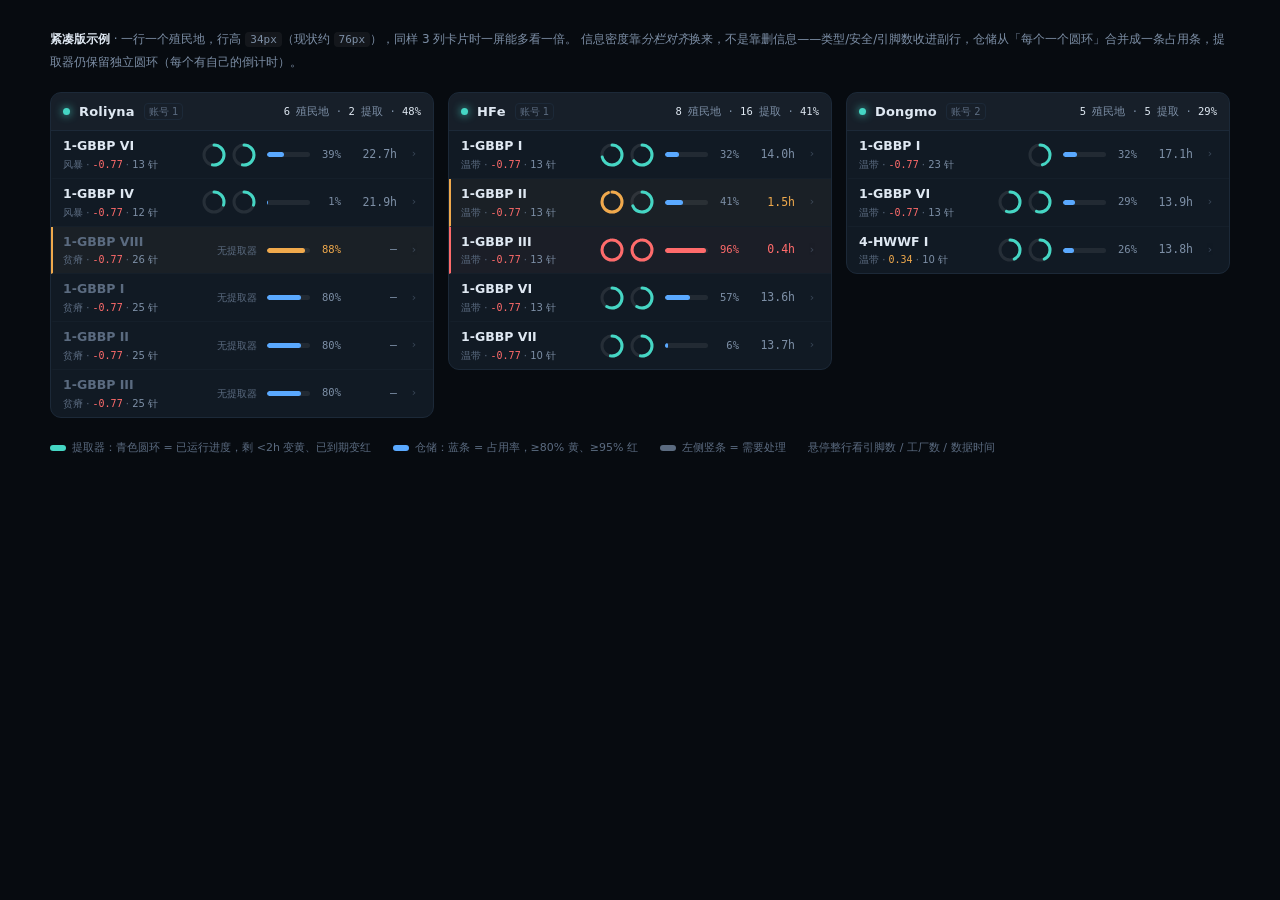
<file: docs/card-compact-mockup.html>
<!DOCTYPE html>
<html lang="zh-CN">
<head>
<meta charset="utf-8">
<title>殖民地卡片 · 紧凑版示例</title>
<style>
  :root{
    --bg:#070b10; --panel:#111a24; --panel2:#0d151d; --line:#1c2938; --line2:#151f2a;
    --text:#dfe8f2; --muted:#7d8fa6; --dim:#5b6b80;
    --accent:#45d6c4; --blue:#5aa9ff; --warn:#f0a94c; --danger:#ff6b6b; --purple:#c478ff;
    --mono:ui-monospace,SFMono-Regular,Menlo,Consolas,"Cascadia Mono",monospace;
  }
  *{box-sizing:border-box}
  body{
    margin:0; padding:28px; background:var(--bg); color:var(--text);
    font:13px/1.5 "Segoe UI","Microsoft YaHei",system-ui,sans-serif;
    -webkit-font-smoothing:antialiased;
  }
  .note{max-width:1180px;margin:0 auto 18px;color:var(--muted);font-size:12px;line-height:1.9}
  .note b{color:var(--text);font-weight:600}
  .note code{font-family:var(--mono);background:rgba(255,255,255,.05);padding:1px 5px;border-radius:4px;font-size:11px}

  .grid{max-width:1180px;margin:0 auto;display:grid;grid-template-columns:repeat(3,1fr);gap:14px;align-items:start}

  /* ---------- 卡片 ---------- */
  .card{background:var(--panel);border:1px solid var(--line);border-radius:11px;overflow:hidden}
  .head{display:flex;align-items:center;gap:9px;padding:9px 12px;border-bottom:1px solid var(--line);background:rgba(255,255,255,.022)}
  .dot{width:7px;height:7px;border-radius:50%;background:var(--accent);box-shadow:0 0 8px var(--accent);flex:0 0 auto}
  .name{font-size:13px;font-weight:600;letter-spacing:.2px}
  .acc{font-size:10px;color:var(--dim);border:1px solid var(--line);border-radius:4px;padding:0 4px;line-height:15px}
  .sum{margin-left:auto;font-size:10.5px;color:var(--muted);font-family:var(--mono);white-space:nowrap}
  .sum em{font-style:normal;color:var(--text)}

  /* ---------- 一行殖民地 ---------- */
  .row{
    display:grid;
    grid-template-columns:minmax(0,1fr) auto 74px 46px 14px;
    align-items:center;gap:10px;
    padding:6px 12px 6px 10px;
    border-bottom:1px solid var(--line2);
    border-left:2px solid transparent;
    cursor:default;
  }
  .row:last-child{border-bottom:none}
  .row:hover{background:rgba(255,255,255,.028)}
  .row.crit{border-left-color:var(--danger);background:rgba(255,107,107,.045)}
  .row.warn{border-left-color:var(--warn);background:rgba(240,169,76,.04)}
  .row.stale .pname{color:var(--dim)}

  .p{min-width:0}
  .pname{font-size:12.5px;font-weight:560;white-space:nowrap;overflow:hidden;text-overflow:ellipsis}
  .psub{font-size:10px;color:var(--dim);white-space:nowrap;overflow:hidden;text-overflow:ellipsis;margin-top:1px}
  .psub i{font-style:normal;color:var(--muted)}
  .sec{font-family:var(--mono)}
  .sec.null{color:var(--danger)}
  .sec.low{color:var(--warn)}
  .sec.high{color:var(--blue)}

  .rings{display:flex;align-items:center;gap:4px;min-width:0}
  .ring{width:26px;height:26px;flex:0 0 auto}
  .ring .track{fill:none;stroke:rgba(255,255,255,.09);stroke-width:3}
  .ring .bar{fill:none;stroke-width:3;stroke-linecap:round;transform:rotate(-90deg);transform-origin:50% 50%}
  .ring.ok .bar{stroke:var(--accent)}
  .ring.warn .bar{stroke:var(--warn)}
  .ring.crit .bar{stroke:var(--danger)}
  .ring.dead .bar{stroke:#8b3a3a}
  .ring.ghost{opacity:.32}
  .none{font-size:10px;color:var(--dim);white-space:nowrap}

  .store{display:flex;align-items:center;gap:5px}
  .fill{position:relative;flex:1;height:5px;border-radius:3px;background:rgba(255,255,255,.07);overflow:hidden}
  .fill i{display:block;height:100%;border-radius:3px;background:var(--blue)}
  .fill.warn i{background:var(--warn)}
  .fill.crit i{background:var(--danger)}
  .pct{font-family:var(--mono);font-size:10.5px;color:var(--muted);min-width:26px;text-align:right}
  .pct.crit{color:var(--danger)}
  .pct.warn{color:var(--warn)}

  .left{font-family:var(--mono);font-size:11.5px;text-align:right;white-space:nowrap;color:var(--muted)}
  .left.warn{color:var(--warn)}
  .left.crit{color:var(--danger)}
  .left.dead{color:#8b3a3a}

  .chev{color:var(--dim);font-size:11px;text-align:center;opacity:.55}
  .row:hover .chev{opacity:1;color:var(--accent)}

  /* 图例 */
  .legend{max-width:1180px;margin:22px auto 0;display:flex;gap:22px;flex-wrap:wrap;color:var(--dim);font-size:11px}
  .legend span{display:flex;align-items:center;gap:6px}
  .swatch{width:16px;height:6px;border-radius:3px;display:inline-block}
</style>
</head>
<body>

<div class="note">
  <b>紧凑版示例</b> · 一行一个殖民地，行高 <code>34px</code>（现状约 <code>76px</code>），同样 3 列卡片时一屏能多看一倍。
  信息密度靠<em>分栏对齐</em>换来，不是靠删信息——类型/安全/引脚数收进副行，仓储从「每个一个圆环」合并成一条占用条，提取器仍保留独立圆环（每个有自己的倒计时）。
</div>

<div class="grid">

  <!-- ============ 卡片 1 ============ -->
  <div class="card">
    <div class="head">
      <span class="dot"></span>
      <span class="name">Roliyna</span>
      <span class="acc">账号 1</span>
      <span class="sum"><em>6</em> 殖民地 · <em>2</em> 提取 · <em>48%</em></span>
    </div>

    <!-- 2 个提取器，仓储 39% -->
    <div class="row" title="1-GBBP VI · 13 引脚 / 9 工厂 · 数据 1 小时前">
      <div class="p">
        <div class="pname">1-GBBP VI</div>
        <div class="psub">风暴 · <span class="sec null">-0.77</span> · <i>13 针</i></div>
      </div>
      <div class="rings">
        <svg class="ring ok" viewBox="0 0 26 26"><circle class="track" cx="13" cy="13" r="10"/><circle class="bar" cx="13" cy="13" r="10" stroke-dasharray="62.8" stroke-dashoffset="30"/></svg>
        <svg class="ring ok" viewBox="0 0 26 26"><circle class="track" cx="13" cy="13" r="10"/><circle class="bar" cx="13" cy="13" r="10" stroke-dasharray="62.8" stroke-dashoffset="30"/></svg>
      </div>
      <div class="store"><div class="fill"><i style="width:39%"></i></div><span class="pct">39%</span></div>
      <div class="left">22.7h</div>
      <div class="chev">›</div>
    </div>

    <!-- 2 个提取器，仓储几乎空 -->
    <div class="row" title="1-GBBP IV · 12 引脚 / 7 工厂 · 数据 1 小时前">
      <div class="p">
        <div class="pname">1-GBBP IV</div>
        <div class="psub">风暴 · <span class="sec null">-0.77</span> · <i>12 针</i></div>
      </div>
      <div class="rings">
        <svg class="ring ok" viewBox="0 0 26 26"><circle class="track" cx="13" cy="13" r="10"/><circle class="bar" cx="13" cy="13" r="10" stroke-dasharray="62.8" stroke-dashoffset="44"/></svg>
        <svg class="ring ok" viewBox="0 0 26 26"><circle class="track" cx="13" cy="13" r="10"/><circle class="bar" cx="13" cy="13" r="10" stroke-dasharray="62.8" stroke-dashoffset="44"/></svg>
      </div>
      <div class="store"><div class="fill"><i style="width:1%"></i></div><span class="pct">1%</span></div>
      <div class="left">21.9h</div>
      <div class="chev">›</div>
    </div>

    <!-- 无提取器 + 仓储告警 + 数据陈旧 -->
    <div class="row warn stale" title="1-GBBP VIII · 26 引脚 / 22 工厂 · 数据 71 小时前（CCP 未重算）">
      <div class="p">
        <div class="pname">1-GBBP VIII</div>
        <div class="psub">贫瘠 · <span class="sec null">-0.77</span> · <i>26 针</i></div>
      </div>
      <div class="rings"><span class="none">无提取器</span></div>
      <div class="store"><div class="fill warn"><i style="width:88%"></i></div><span class="pct warn">88%</span></div>
      <div class="left">—</div>
      <div class="chev">›</div>
    </div>

    <div class="row stale" title="1-GBBP I · 25 引脚 / 21 工厂 · 数据 71 小时前">
      <div class="p">
        <div class="pname">1-GBBP I</div>
        <div class="psub">贫瘠 · <span class="sec null">-0.77</span> · <i>25 针</i></div>
      </div>
      <div class="rings"><span class="none">无提取器</span></div>
      <div class="store"><div class="fill"><i style="width:80%"></i></div><span class="pct">80%</span></div>
      <div class="left">—</div>
      <div class="chev">›</div>
    </div>

    <div class="row stale" title="1-GBBP II · 25 引脚 / 21 工厂 · 数据 71 小时前">
      <div class="p">
        <div class="pname">1-GBBP II</div>
        <div class="psub">贫瘠 · <span class="sec null">-0.77</span> · <i>25 针</i></div>
      </div>
      <div class="rings"><span class="none">无提取器</span></div>
      <div class="store"><div class="fill"><i style="width:80%"></i></div><span class="pct">80%</span></div>
      <div class="left">—</div>
      <div class="chev">›</div>
    </div>

    <div class="row stale" title="1-GBBP III · 25 引脚 / 21 工厂 · 数据 71 小时前">
      <div class="p">
        <div class="pname">1-GBBP III</div>
        <div class="psub">贫瘠 · <span class="sec null">-0.77</span> · <i>25 针</i></div>
      </div>
      <div class="rings"><span class="none">无提取器</span></div>
      <div class="store"><div class="fill"><i style="width:80%"></i></div><span class="pct">80%</span></div>
      <div class="left">—</div>
      <div class="chev">›</div>
    </div>
  </div>

  <!-- ============ 卡片 2 ============ -->
  <div class="card">
    <div class="head">
      <span class="dot"></span>
      <span class="name">HFe</span>
      <span class="acc">账号 1</span>
      <span class="sum"><em>8</em> 殖民地 · <em>16</em> 提取 · <em>41%</em></span>
    </div>

    <div class="row" title="1-GBBP I · 13 引脚 / 9 工厂 · 数据 2 小时前">
      <div class="p">
        <div class="pname">1-GBBP I</div>
        <div class="psub">温带 · <span class="sec null">-0.77</span> · <i>13 针</i></div>
      </div>
      <div class="rings">
        <svg class="ring ok" viewBox="0 0 26 26"><circle class="track" cx="13" cy="13" r="10"/><circle class="bar" cx="13" cy="13" r="10" stroke-dasharray="62.8" stroke-dashoffset="18"/></svg>
        <svg class="ring ok" viewBox="0 0 26 26"><circle class="track" cx="13" cy="13" r="10"/><circle class="bar" cx="13" cy="13" r="10" stroke-dasharray="62.8" stroke-dashoffset="22"/></svg>
      </div>
      <div class="store"><div class="fill"><i style="width:32%"></i></div><span class="pct">32%</span></div>
      <div class="left">14.0h</div>
      <div class="chev">›</div>
    </div>

    <div class="row warn" title="1-GBBP II · 13 引脚 / 9 工厂 · 提取器 1.5 小时后到期">
      <div class="p">
        <div class="pname">1-GBBP II</div>
        <div class="psub">温带 · <span class="sec null">-0.77</span> · <i>13 针</i></div>
      </div>
      <div class="rings">
        <svg class="ring warn" viewBox="0 0 26 26"><circle class="track" cx="13" cy="13" r="10"/><circle class="bar" cx="13" cy="13" r="10" stroke-dasharray="62.8" stroke-dashoffset="4"/></svg>
        <svg class="ring ok" viewBox="0 0 26 26"><circle class="track" cx="13" cy="13" r="10"/><circle class="bar" cx="13" cy="13" r="10" stroke-dasharray="62.8" stroke-dashoffset="20"/></svg>
      </div>
      <div class="store"><div class="fill"><i style="width:41%"></i></div><span class="pct">41%</span></div>
      <div class="left warn">1.5h</div>
      <div class="chev">›</div>
    </div>

    <div class="row crit" title="1-GBBP III · 仓储 96%，快被顶停">
      <div class="p">
        <div class="pname">1-GBBP III</div>
        <div class="psub">温带 · <span class="sec null">-0.77</span> · <i>13 针</i></div>
      </div>
      <div class="rings">
        <svg class="ring crit" viewBox="0 0 26 26"><circle class="track" cx="13" cy="13" r="10"/><circle class="bar" cx="13" cy="13" r="10" stroke-dasharray="62.8" stroke-dashoffset="2"/></svg>
        <svg class="ring crit" viewBox="0 0 26 26"><circle class="track" cx="13" cy="13" r="10"/><circle class="bar" cx="13" cy="13" r="10" stroke-dasharray="62.8" stroke-dashoffset="2"/></svg>
      </div>
      <div class="store"><div class="fill crit"><i style="width:96%"></i></div><span class="pct crit">96%</span></div>
      <div class="left crit">0.4h</div>
      <div class="chev">›</div>
    </div>

    <div class="row" title="1-GBBP VI · 13 引脚 / 9 工厂">
      <div class="p">
        <div class="pname">1-GBBP VI</div>
        <div class="psub">温带 · <span class="sec null">-0.77</span> · <i>13 针</i></div>
      </div>
      <div class="rings">
        <svg class="ring ok" viewBox="0 0 26 26"><circle class="track" cx="13" cy="13" r="10"/><circle class="bar" cx="13" cy="13" r="10" stroke-dasharray="62.8" stroke-dashoffset="26"/></svg>
        <svg class="ring ok" viewBox="0 0 26 26"><circle class="track" cx="13" cy="13" r="10"/><circle class="bar" cx="13" cy="13" r="10" stroke-dasharray="62.8" stroke-dashoffset="26"/></svg>
      </div>
      <div class="store"><div class="fill"><i style="width:57%"></i></div><span class="pct">57%</span></div>
      <div class="left">13.6h</div>
      <div class="chev">›</div>
    </div>

    <div class="row" title="1-GBBP VII · 10 引脚 / 5 工厂">
      <div class="p">
        <div class="pname">1-GBBP VII</div>
        <div class="psub">温带 · <span class="sec null">-0.77</span> · <i>10 针</i></div>
      </div>
      <div class="rings">
        <svg class="ring ok" viewBox="0 0 26 26"><circle class="track" cx="13" cy="13" r="10"/><circle class="bar" cx="13" cy="13" r="10" stroke-dasharray="62.8" stroke-dashoffset="30"/></svg>
        <svg class="ring ok" viewBox="0 0 26 26"><circle class="track" cx="13" cy="13" r="10"/><circle class="bar" cx="13" cy="13" r="10" stroke-dasharray="62.8" stroke-dashoffset="30"/></svg>
      </div>
      <div class="store"><div class="fill"><i style="width:6%"></i></div><span class="pct">6%</span></div>
      <div class="left">13.7h</div>
      <div class="chev">›</div>
    </div>
  </div>

  <!-- ============ 卡片 3 ============ -->
  <div class="card">
    <div class="head">
      <span class="dot"></span>
      <span class="name">Dongmo</span>
      <span class="acc">账号 2</span>
      <span class="sum"><em>5</em> 殖民地 · <em>5</em> 提取 · <em>29%</em></span>
    </div>

    <div class="row" title="1-GBBP I · 23 引脚 / 17 工厂">
      <div class="p">
        <div class="pname">1-GBBP I</div>
        <div class="psub">温带 · <span class="sec null">-0.77</span> · <i>23 针</i></div>
      </div>
      <div class="rings">
        <svg class="ring ok" viewBox="0 0 26 26"><circle class="track" cx="13" cy="13" r="10"/><circle class="bar" cx="13" cy="13" r="10" stroke-dasharray="62.8" stroke-dashoffset="34"/></svg>
      </div>
      <div class="store"><div class="fill"><i style="width:32%"></i></div><span class="pct">32%</span></div>
      <div class="left">17.1h</div>
      <div class="chev">›</div>
    </div>

    <div class="row" title="1-GBBP VI · 13 引脚 / 8 工厂">
      <div class="p">
        <div class="pname">1-GBBP VI</div>
        <div class="psub">温带 · <span class="sec null">-0.77</span> · <i>13 针</i></div>
      </div>
      <div class="rings">
        <svg class="ring ok" viewBox="0 0 26 26"><circle class="track" cx="13" cy="13" r="10"/><circle class="bar" cx="13" cy="13" r="10" stroke-dasharray="62.8" stroke-dashoffset="28"/></svg>
        <svg class="ring ok" viewBox="0 0 26 26"><circle class="track" cx="13" cy="13" r="10"/><circle class="bar" cx="13" cy="13" r="10" stroke-dasharray="62.8" stroke-dashoffset="28"/></svg>
      </div>
      <div class="store"><div class="fill"><i style="width:29%"></i></div><span class="pct">29%</span></div>
      <div class="left">13.9h</div>
      <div class="chev">›</div>
    </div>

    <div class="row" title="4-HWWF I · 10 引脚 / 6 工厂">
      <div class="p">
        <div class="pname">4-HWWF I</div>
        <div class="psub">温带 · <span class="sec low">0.34</span> · <i>10 针</i></div>
      </div>
      <div class="rings">
        <svg class="ring ok" viewBox="0 0 26 26"><circle class="track" cx="13" cy="13" r="10"/><circle class="bar" cx="13" cy="13" r="10" stroke-dasharray="62.8" stroke-dashoffset="36"/></svg>
        <svg class="ring ok" viewBox="0 0 26 26"><circle class="track" cx="13" cy="13" r="10"/><circle class="bar" cx="13" cy="13" r="10" stroke-dasharray="62.8" stroke-dashoffset="36"/></svg>
      </div>
      <div class="store"><div class="fill"><i style="width:26%"></i></div><span class="pct">26%</span></div>
      <div class="left">13.8h</div>
      <div class="chev">›</div>
    </div>
  </div>

</div>

<div class="legend">
  <span><span class="swatch" style="background:var(--accent)"></span>提取器：青色圆环 = 已运行进度，剩 &lt;2h 变黄、已到期变红</span>
  <span><span class="swatch" style="background:var(--blue)"></span>仓储：蓝条 = 占用率，≥80% 黄、≥95% 红</span>
  <span><span class="swatch" style="background:var(--dim)"></span>左侧竖条 = 需要处理</span>
  <span>悬停整行看引脚数 / 工厂数 / 数据时间</span>
</div>

</body>
</html>
</file>
